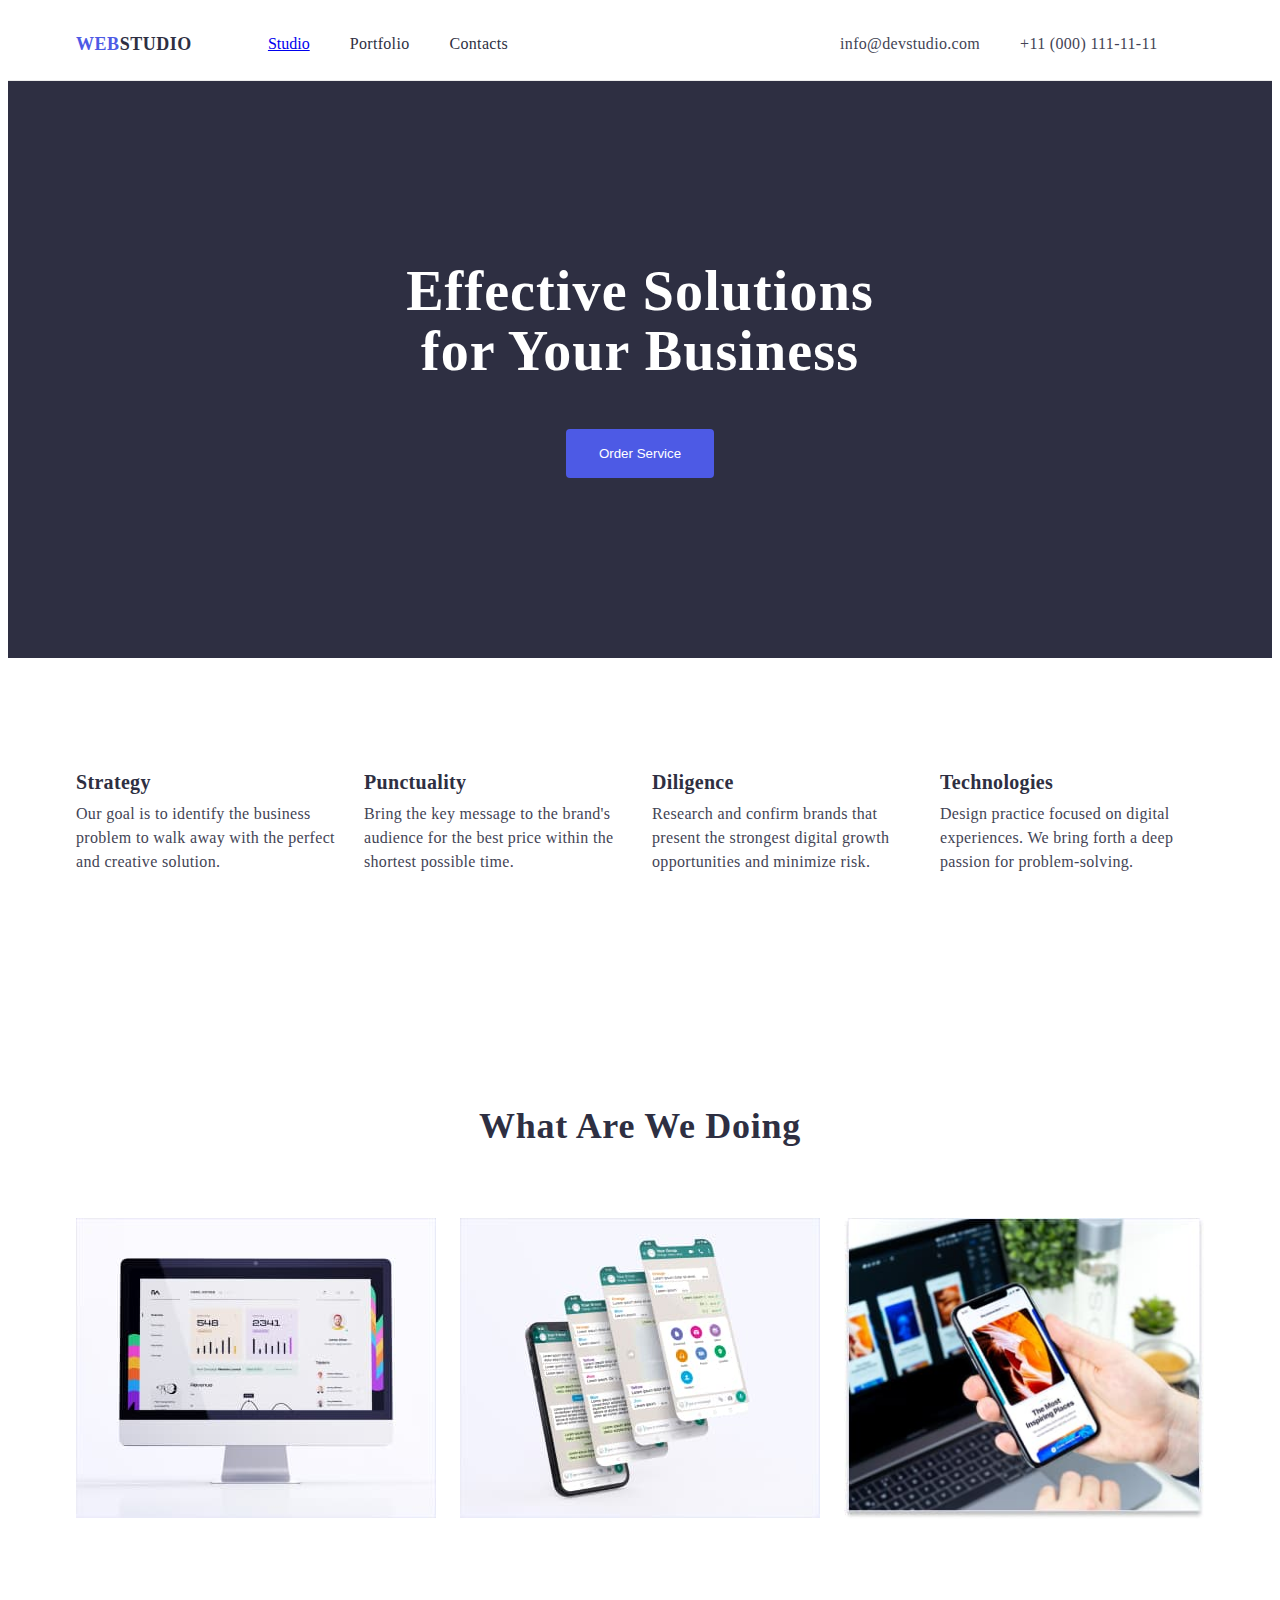
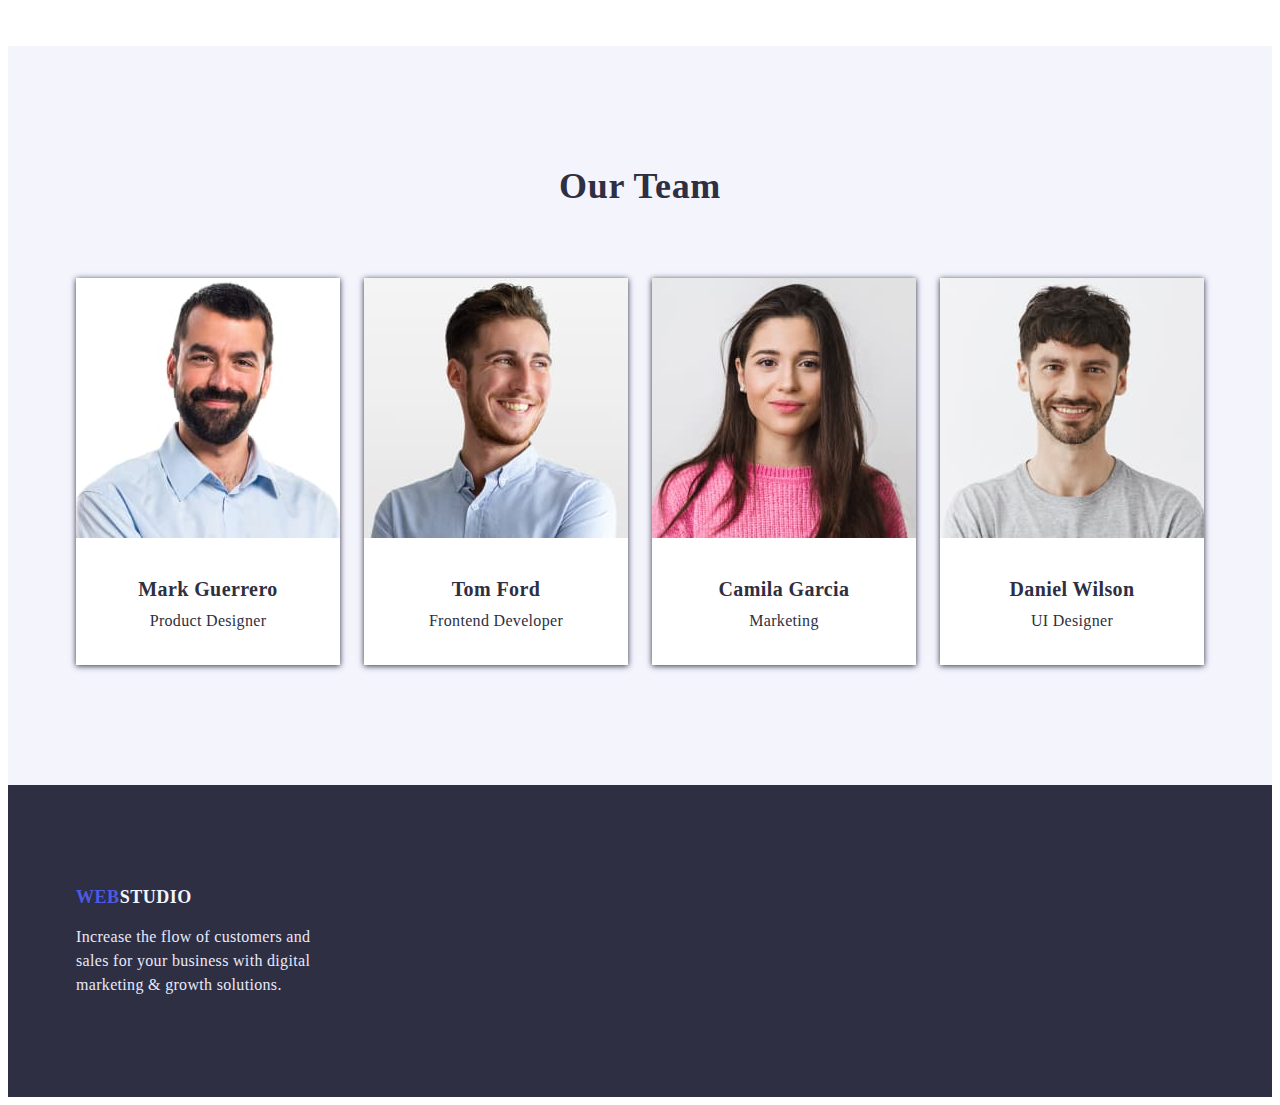
<file: index.html>
<!DOCTYPE html>
<html lang="en">
  <head>
    <meta charset="UTF-8" />
    <meta http-equiv="X-UA-Compatible" content="IE=edge" />
    <meta name="viewport" content="width=device-width, initial-scale=1.0" />
    <title>WebStudio</title>
    <link rel="stylesheet" href="./css/styles.css" />
  </head>
  <body class="body">
    <header class="header">
      <div class="container header-box">
        <nav class="header-navigation">
          <a href="./index.html" class="header-logo"><span class="header-logo-web">Web</span>
            <span class="header-logo-studio">Studio</span></a>
          <ul class="header-list">
            <li class="header-item">
              <a class="studio-link" href="./index.html">Studio</a>
            </li>
            <li class="header-item">
              <a class="header-link" href="./portfolio.html">Portfolio</a>
            </li>
            <li class="header-item">
              <a class="header-link" href="">Contacts</a>
            </li>
          </ul>
        </nav>
        <address>
          <ul class="address-list">
            <li class="header-mail">
              <a class="header-mail-link" href="mailto:info@devstudio.com">info@devstudio.com</a>
            </li>
            <li class="header-num">
              <a class="header-num-link" href="tel:+110001111111">+11 (000) 111-11-11</a>
            </li>
          </ul>
        </address>
      </div>   
    </header>
    <main>
      <section class="section-main">
          <h1 class="effective-solutions">Effective Solutions for Your Business</h1>
          <button class="main-btn" type="button">Order Service</button>   
      </section>

      <section>
        <div class="container">
          <h2 hidden>features</h2>
          <ul class="section-first-all">
            <li>
                <h3 class="section-first-top">Strategy</h3>
                <p class="section-first-item">
                  Our goal is to identify the business problem to walk away with the
                  perfect and creative solution.
                </p>
            </li>
            <li>
                <h3 class="section-first-top">Punctuality</h3>
                <p class="section-first-item">
                  Bring the key message to the brand's audience for the best price
                  within the shortest possible time.
                </p>
            </li>
            <li>
                <h3 class="section-first-top">Diligence</h3>
                <p class="section-first-item">
                  Research and confirm brands that present the strongest digital
                  growth opportunities and minimize risk.
                </p>
            </li>
            <li>
                <h3 class="section-first-top">Technologies</h3>
                <p class="section-first-item">
                  Design practice focused on digital experiences. We bring forth a
                  deep passion for problem-solving.
                </p>
            </li>
          </ul>
        </div>     
      </section>

      <section>
        <div class="container section-second">
          <h2 class="section-second-top">What are we doing</h2>
          <ul class="section-second-list">
          <li>
            <img
              src="./images/image1.jpg"
              alt="monitor"
              width="360" />
          </li>
          <li>
            <img
              src="./images/image2.jpg"
              alt="phone"
              width="360" />
          </li>
          <li>
            <img
              src="./images/image3.jpg"
              alt="screen"
              width="360" />
          </li>
        </ul>
        </div>
      </section>

      <section class="section-third">
        <div class="container section-third-all">
          <h2 class="section-third-top">Our Team</h2>
          <ul class="section-third-list">
            <li class="team-card">
                <img src="./images/team-card-1.jpg" alt="Mark Guerrero" width="264" />
                <div class="section-third-text">
                  <h3 class="section-third-names">Mark Guerrero</h3>
                  <p class="section-third-job">Product Designer</p>
                </div>
            </li>
            <li class="team-card">
                <img src="./images/team-card-2.jpg" alt="Tom Ford" width="264" />
                <div class="section-third-text">
                  <h3 class="section-third-names">Tom Ford</h3>
                  <p class="section-third-job">Frontend Developer</p>
                </div>
            </li>
            <li class="team-card">
                <img src="./images/team-card-3.jpg" alt="Camila Garcia" width="264" />
                <div class="section-third-text">
                  <h3 class="section-third-names">Camila Garcia</h3>
                  <p class="section-third-job">Marketing</p>
                </div>
            </li>
            <li class="team-card">
                <img src="./images/team-card-4.jpg" alt="Daniel Wilson" width="264" />
                <div class="section-third-text">
                  <h3 class="section-third-names">Daniel Wilson</h3>
                  <p class="section-third-job">UI Designer</p>
                </div>
            </li>
          </ul>
        </div>    
      </section>
    </main>
    <footer class="footer">
      <div class="container">
        <a href="./index.html" class="footer-logo"><span class="footer-logo-web">Web</span> <span
          class="footer-logo-studio">Studio</span></a>
          <p class="footer-paragraph">Increase the flow of customers and sales for your business with digital marketing &
            growth solutions.</p>
      </div>
    </footer>
  </body>
  
  </html>
</file>
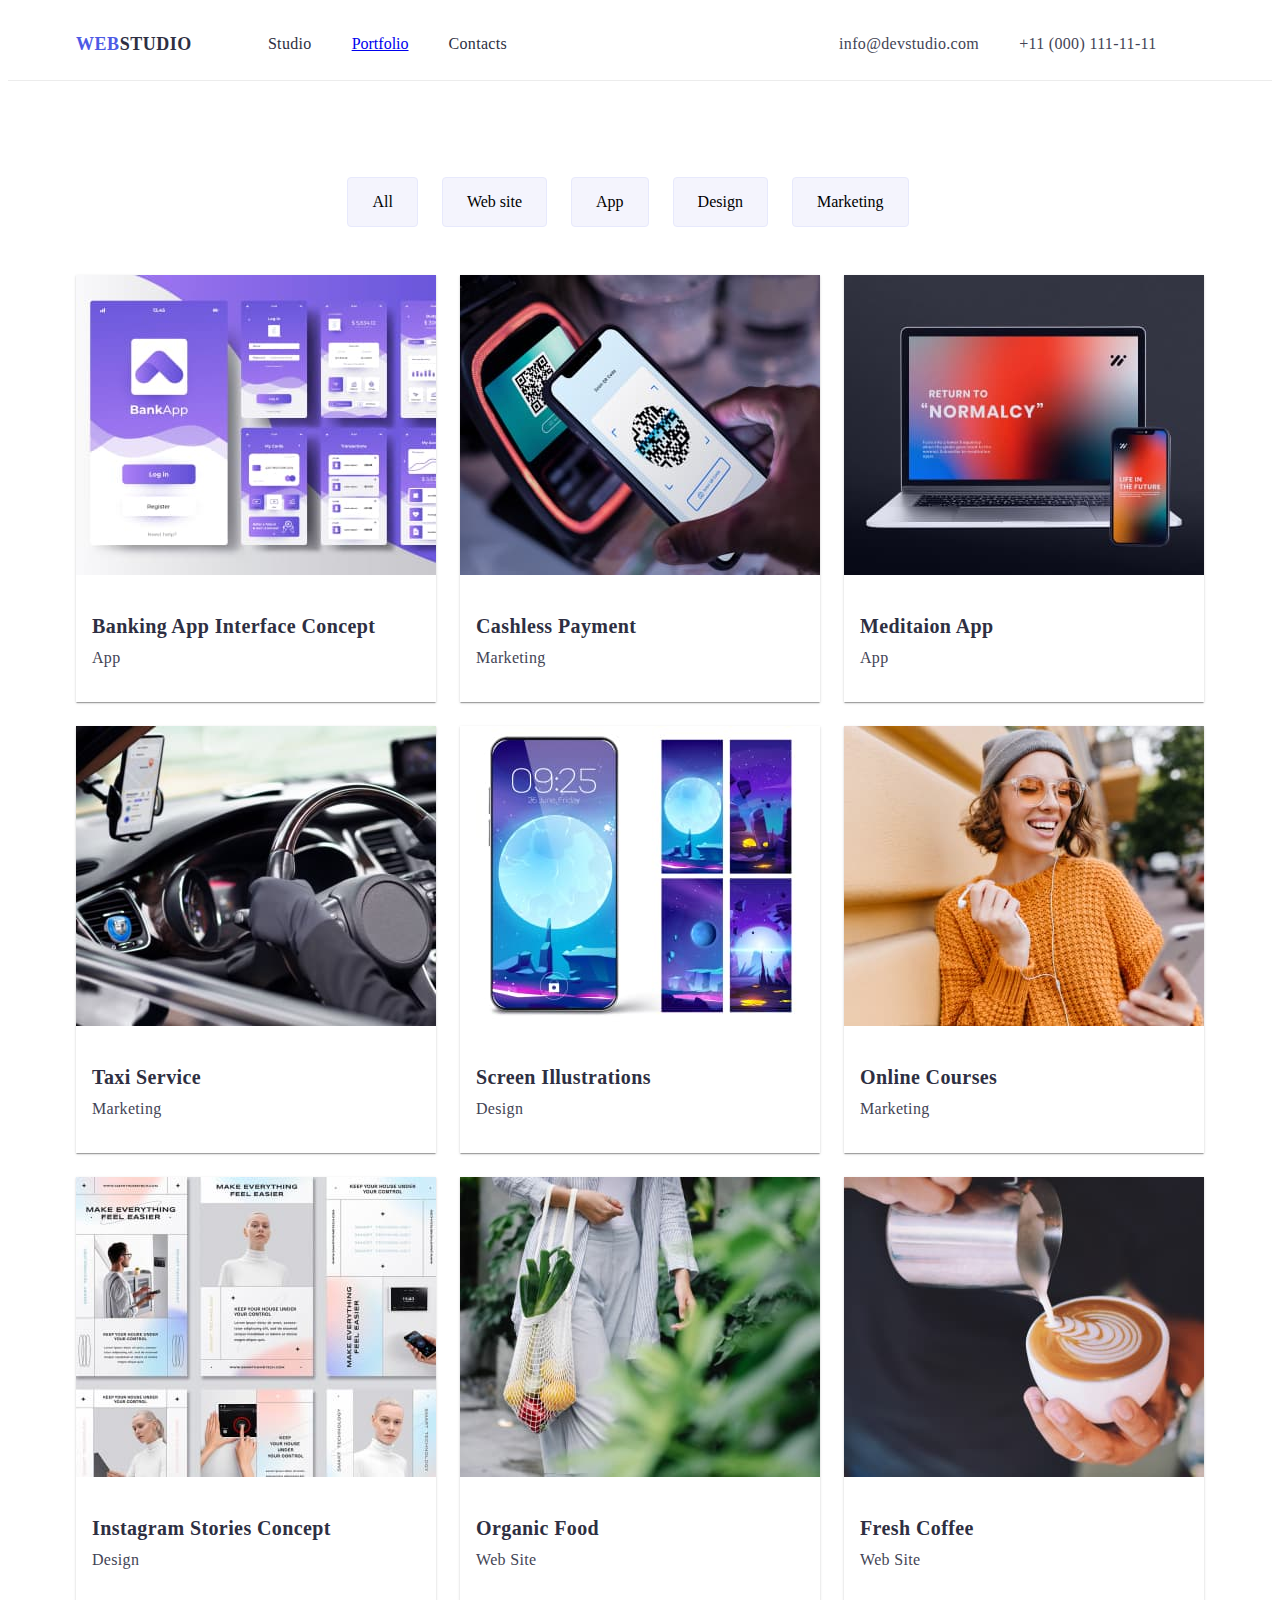
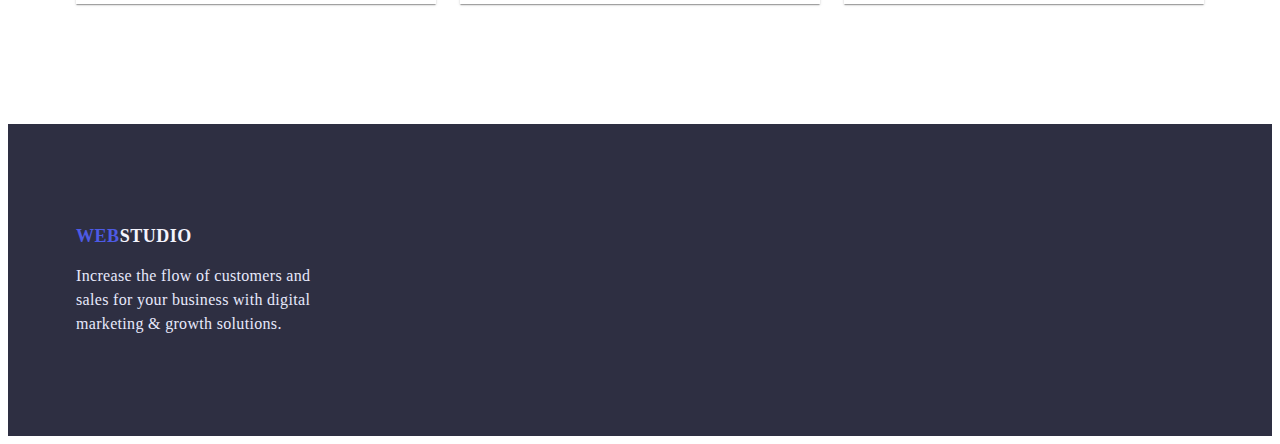
<file: portfolio.html>
<!DOCTYPE html>
<html lang="en">
  <head>
    <meta charset="UTF-8" />
    <meta http-equiv="X-UA-Compatible" content="IE=edge" />
    <meta name="viewport" content="width=device-width, initial-scale=1.0" />
    <title>WebStudio</title>
 <link rel="stylesheet" href="./css/styles.css" />
</head>
<body class="body">
  <header class="header">
    <div class="container header-box">
      <nav class="header-navigation">
      <a href="./index.html" class="header-logo"
        ><span class="header-logo-web">Web</span>
        <span class="header-logo-studio">Studio</span></a>
      <ul class="header-list">
        <li class="header-item">
          <a class="header-link" href="./index.html">Studio</a>
        </li>
        <li class="header-item">
          <a class="portfolio-link" href="./portfolio.html">Portfolio</a>
        </li>
        <li class="header-item">
          <a class="header-link" href="">Contacts</a>
        </li>
      </ul>
    </nav>
    <address>
      <ul class="address-list">
        <li class="header-mail">
          <a class="header-mail-link" href="mailto:info@devstudio.com">info@devstudio.com</a>
        </li>
        <li class="header-num">
          <a class="header-num-link" href="tel:+110001111111">+11 (000) 111-11-11</a>
        </li>
      </ul>
    </address>
    </div>   
  </header>
  <main>
    <h1 hidden>features</h1>
    <section class="section-btn-portfolio">
      <ul class="btn-portfolio-list">
        <li><button class="btn-all" type="button">All</button></li>
        <li><button class="btn-website" type="button">Web site</button></li>
        <li><button class="btn-app" type="button">App</button></li>
        <li><button class="btn-design" type="button">Design</button></li>
        <li><button class="btn-marketing" type="button">Marketing</button></li>
      </ul>
    </section>

    <section class="portfolio-section">
      <div class="container">
        <ul class="portfolio-photos">
          <li class="portfolio-tab">
              <img src="./images/img-1.jpg" alt="Banking" width="360">
              <div class="portfolio-full">
                <h3 class="portfolio-top">Banking App Interface Concept</h3>
                <p class="portfolio-paragraph">App</p>
              </div>
          </li>
          <li class="portfolio-tab">
              <img src="./images/img-2.jpg" alt="Cashless" width="360">
              <div class="portfolio-full">
                <h3 class="portfolio-top">Cashless Payment</h3>
                <p class="portfolio-paragraph">Marketing</p>
              </div>
          </li>
          <li class="portfolio-tab">
            <img src="./images/img-3.jpg" alt="Meditaion" width="360">
            <div class="portfolio-full">
              <h3 class="portfolio-top">Meditaion App</h3>
              <p class="portfolio-paragraph">App</p>
            </div>
          </li>
          <li class="portfolio-tab">
            <img src="./images/img-4.jpg" alt="Taxi" width="360">
            <div class="portfolio-full">
              <h3 class="portfolio-top">Taxi Service</h3>
              <p class="portfolio-paragraph">Marketing</p>
            </div>
          </li>
          <li class="portfolio-tab">
            <img src="./images/img-5.jpg" alt="Screen" width="360">
            <div class="portfolio-full">
              <h3 class="portfolio-top">Screen Illustrations</h3>
              <p class="portfolio-paragraph">Design</p>
            </div>
          </li>
          <li class="portfolio-tab">
            <img src="./images/img-6.jpg" alt="Online courses" width="360">
            <div class="portfolio-full">
              <h3 class="portfolio-top">Online Courses</h3>
              <p class="portfolio-paragraph">Marketing</p>
            </div>
          </li>
          <li class="portfolio-tab">
            <img src="./images/img-7.jpg" alt="Instagram" width="360">
            <div class="portfolio-full">
              <h3 class="portfolio-top">Instagram Stories Concept</h3>
              <p class="portfolio-paragraph">Design</p>
            </div>
          </li>
          <li class="portfolio-tab">
            <img src="./images/img-8.jpg" alt="Organic food" width="360">
            <div class="portfolio-full">
              <h3 class="portfolio-top">Organic Food</h3>
              <p class="portfolio-paragraph">Web Site</p>
            </div>
          </li>
          <li class="portfolio-tab">
            <img src="./images/img-9.jpg" alt="Fresh coffee" width="360">
            <div class="portfolio-full">
              <h3 class="portfolio-top">Fresh Coffee</h3>
              <p class="portfolio-paragraph">Web Site</p>
            </div>
          </li>
        </ul>
      </div>   
    </section>
  </main>
  <footer class="footer">
    <div class="container">
      <a href="./index.html" class="footer-logo"><span class="footer-logo-web">Web</span> <span
        class="footer-logo-studio">Studio</span></a>
        <p class="footer-paragraph">Increase the flow of customers and sales for your business with digital marketing &
          growth solutions.</p>
    </div>
  </footer>
</body>

</html>
</file>
<file: css/styles.css>
html {
    box-sizing: border-box;
}

*,
*::before
*::after {
    box-sizing: inherit;
}

.body {
    font-family: 'Roboto';
    font-style: normal;
    font-weight: 500;
    font-size: 16px;
    line-height: 24px;
    color: #2E2F42;
}

.header {
    border-bottom: 1px solid #ececec; 
    font-family: 'Roboto';
    font-style: normal;
    text-align: center;
    display: flex;
    padding-top: 24px;
    padding-bottom: 24px;
}

.header-list {
    display: flex;
    align-items: center;
    padding: 0px;
    margin: 0px;
    gap: 40px;
    list-style: none;
}

.container {
    margin-left: auto;
    margin-right: auto;
    width: 1128px;
    padding-left: 15px;
    padding-right: 15px;

}

.header-link {
    
    font-size: 16px;
    line-height: 24px;
    font-family: 'Roboto';
    font-style: normal;
    font-weight: 500;
    font-size: 16px;
    line-height: 24px;

    letter-spacing: 0.02em;

    color: #2E2F42;
    text-decoration:none
}

.header-link:hover{
    color: #404BBF;  
}

.studio-link:hover,
.studio-link:focus,
.studio-link:active{
    color: #404BBF;
}

.portfolio-link:hover,
.portfolio-link:focus,
.portfolio-link:active{
    color: #404BBF;
}

.header-link:focus{
    color: #404BBF;
}

.header-box {
    display: flex;
    align-items: center;
}

.header-logo {
    display: flex;
    flex-direction: row;
    align-items: flex-start;
    padding: 0px;
    margin-right: 76px;

    text-decoration:none
}

.header-logo-web {
    font-family: 'Raleway';
    font-style: normal;
    font-size: 18px;
    line-height: 24px;
    font-weight: 800;
    text-transform: uppercase;

    display: flex;
    align-items: center;
    letter-spacing: 0.03em;
    text-transform: uppercase;

    color: #4D5AE5;
}

.header-logo-studio {
    font-family: 'Raleway';
    font-style: normal;
    font-size: 18px;
    line-height: 24px;
    font-weight: 800;
    text-transform: uppercase;

    display: flex;
    align-items: center;
    letter-spacing: 0.03em;
    text-transform: uppercase;

    color: #2E2F42;
}

.address-list {
    display: flex;
    padding: 0px;
    margin: 0px;
    margin-left: 332px;
    align-items: center;
    list-style: none;
}

.header-navigation {
    display: flex;
}

.header-mail{
    color: #FFFFFF;
}

.header-mail-link {
    font-family: 'Roboto';
    font-style: normal;
    font-weight: 400;
    font-size: 16px;
    line-height: 24px;
    margin-right: 40px;

    letter-spacing: 0.02em;

    color: #434455;
    text-decoration:none
}

.header-mail-link:hover {
    color: #404BBF;
}

.header-num{
    color: #FFFFFF;
}

.header-num-link {
    font-family: 'Roboto';
    font-style: normal;
    font-weight: 400;
    font-size: 16px;
    line-height: 24px;

    letter-spacing: 0.02em;

    color: #434455;
    text-decoration:none
}

.header-num-link:hover {
    color: #404BBF;
}

.section-main {
    box-sizing: border-box;
    margin-left: auto;
    margin-right: auto;
    padding-top: 180px;
    padding-bottom: 180px;
    text-align: center;
    background-position: center;
    background-repeat: no-repeat;
    
    background-color: #2E2F42;
}

.main-btn{
    display: flex;
    flex-direction: row;
    align-items: flex-start;
    margin: 0px;
    margin-left: auto;
    margin-right: auto;
    font-weight: 500px;
    padding: 16px 32px;
    border-radius: 4px;
    border: 1px solid transparent;

    color: #FFFFFF;
    background: #4D5AE5;
}

.main-btn:hover{
    background: #404BBF;
}


.effective-solutions {
    text-align: center;
    margin: 0;
    margin-left: auto;
    margin-right: auto;
    align-content: center;
    width: 494px;
    font-size: 56px;
    font-weight: 700;
    line-height: 60px;
    margin-bottom: 48px;
    letter-spacing: 0.02em;

    color: #FFFFFF;
}

.section-first-all {
    display: flex;
    align-items: center;
    padding: 0;
    margin: 0;
    letter-spacing: 0.02em;
    padding-top: 112px;
    padding-bottom: 120px;
    list-style: none;
}

.section-second {
    padding-bottom: 120px;
    padding-top: 112px;
}

.section-first-top {
    margin: 0;
    margin-bottom: 8px;
    font-size: 20px;
}

.section-first-item {
    width: 264px;
    height: 72px;
    margin: 0px;
    margin-right: 24px;

    font-size: 16px;
    line-height: 24px;

    letter-spacing: 0.02em;

    color: #434455;
}

.section-second-list {
    list-style: none;
    margin: 0px;
    padding: 0px;
    flex-direction: row;
    justify-content: center;
    display: flex;
    flex-direction: row;
    align-items: flex-start;
    gap: 24px;
}

.section-second-top {
    text-align: center;
    margin: 0;
    margin-bottom: 72px;
    font-family: 'Roboto';
    font-style: normal;
    font-weight: 700;
    font-size: 36px;
    line-height: 40px;
    letter-spacing: 0.02em;
    text-transform: capitalize;

    color: #2E2F42;
}

.section-third {
    background: #F4F4FD;
}

.section-third-all {
    padding-top: 120px;
    padding-bottom: 120px;
}

.section-third-list {
    margin: 0;
    padding: 0;
    display: flex;
    list-style: none;
    gap: 24px;
}

.section-third-text {
    padding-top: 32px;
    padding-bottom: 32px;
}

.team-card {
    background: #FFFFFF;
    box-shadow: 0px 1px 6px
}

.section-third-top {
    text-align: center;
    margin: 0px;
    padding: 0px;   
    margin-bottom: 72px;
    font-family: 'Roboto';
    font-style: normal;
    font-weight: 700;
    font-size: 36px;
    line-height: 40px;
    letter-spacing: 0.02em;
    text-transform: capitalize;
}

.section-third-names {
    font-family: 'Roboto';
    font-size: 20px;
    line-height: 24px;
    margin: 0px;
    margin-bottom: 8px;

    text-align: center;
    letter-spacing: 0.02em;
}

.section-third-job {
    font-family: 'Roboto';
    font-style: normal;
    font-weight: 400;
    font-size: 16px;
    line-height: 24px;
    margin: 0px;

    text-align: center;
    letter-spacing: 0.02em;
}

.footer {
    padding-top: 100px;
    padding-bottom: 100px;
    background: #2E2F42;
}

.footer-paragraph {
    font-family: 'Roboto';
    font-style: normal;
    font-size: 16px;
    line-height: 24px;
    margin: 0px;
    padding-right: 864px;

    letter-spacing: 0.02em;

    color: #E7E9FC;
}

.footer-logo {
    display: flex;
    flex-direction: row;
    align-items: flex-start;
    padding: 0px;
    margin-bottom: 16px;

    text-decoration:none
}

.footer-logo-web {
    font-family: 'Raleway';
    font-style: normal;
    font-size: 18px;
    line-height: 24px;
    font-weight: 800;
    font-size: 18px;
    line-height: 24px;
    text-transform: uppercase;

    display: flex;
    align-items: center;
    letter-spacing: 0.03em;
    text-transform: uppercase;

    color: #4D5AE5;
}

.footer-logo-studio {
    font-family: 'Raleway';
    font-style: normal;
    font-size: 18px;
    line-height: 24px;
    font-weight: 800;
    font-size: 18px;
    line-height: 24px;
    text-transform: uppercase;

    display: flex;
    align-items: center;
    letter-spacing: 0.03em;
    text-transform: uppercase;

    color: #F4F4FD;
}

.section-btn-portfolio {
    padding-top: 96px;
    padding-bottom: 48px;

}

.btn-portfolio-list{
    display: flex;
    list-style: none;
    text-align: center;
    justify-content: center;
    margin: 0;
    padding: 0;
    
}

.btn-all {
    margin-right: 24px;
    border-radius: 4px;
    font-family: 'Roboto';
    font-style: normal;
    font-weight: 500;
    font-size: 16px;
    line-height: 24px;
    padding: 12px 24px;

    border: 1px solid #E7E9FC;
    background: #F4F4FD;
}

.btn-all:hover,
.btn-all:active {
    background-color: #404BBF;
    color: #FFFFFF;
}

.btn-website {
    margin-right: 24px;
    border-radius: 4px;
    font-family: 'Roboto';
    font-style: normal;
    font-weight: 500;
    font-size: 16px;
    line-height: 24px;
    padding: 12px 24px;

    border: 1px solid #E7E9FC;
    background: #F4F4FD;
}

.btn-website:hover,
.btn-website:active {
    background-color: #404BBF;
    color: #FFFFFF;
}

.btn-app {
    margin-right: 24px;
    border-radius: 4px;
    font-family: 'Roboto';
    font-style: normal;
    font-weight: 500;
    font-size: 16px;
    line-height: 24px;
    padding: 12px 24px;

    border: 1px solid #E7E9FC;
    background: #F4F4FD;
}

.btn-app:hover,
.btn-app:active {
    background-color: #404BBF;
    color: #FFFFFF;
}

.btn-design {
    margin-right: 24px;
    border-radius: 4px;
    font-family: 'Roboto';
    font-style: normal;
    font-weight: 500;
    font-size: 16px;
    line-height: 24px;
    padding: 12px 24px;
    
    border: 1px solid #E7E9FC;
    background: #F4F4FD;
}

.btn-design:hover,
.btn-design:active {
    background-color: #404BBF;
    color: #FFFFFF;
}

.btn-marketing {
    margin-right: 24px;
    border-radius: 4px;
    font-family: 'Roboto';
    font-style: normal;
    font-weight: 500;
    font-size: 16px;
    line-height: 24px;
    padding: 12px 24px;
    
    border: 1px solid #E7E9FC;
    background: #F4F4FD;
}

.btn-marketing:hover,
.btn-marketing:active {
    background-color: #404BBF;
    color: #FFFFFF;
}

.portfolio-section {
    padding-bottom: 120px;
}

.portfolio-photos {
    display: flex;
    flex-wrap: wrap;
    gap: 24px;
    margin: 0;
    padding: 0;
    list-style: none;
}

.portfolio-top {
    font-family: 'Roboto';
    font-style: normal;
    font-size: 20px;
    line-height: 24px;
    letter-spacing: 0.02em;
    margin: 0px;
    margin-bottom: 8px;

    letter-spacing: 0.02em;

    color: #2E2F42;
}

.portfolio-paragraph {
    font-size: 16px;
    line-height: 24px;
    margin: 0px;

    letter-spacing: 0.02em;

    color: #434455;
}

.portfolio-full {
    padding: 0px 16px;
    padding-top: 32px;
    padding-bottom: 32px;
}

.portfolio-tab {
    background-color: #fff;
    box-shadow: 0px 2px 1px -1px rgba(0, 0, 0, 0.2),
    0px 1px 1px 0px rgba(0, 0, 0, 0.14), 0px 1px 3px 0px rgba(0, 0, 0, 0.12);
}
</file>
